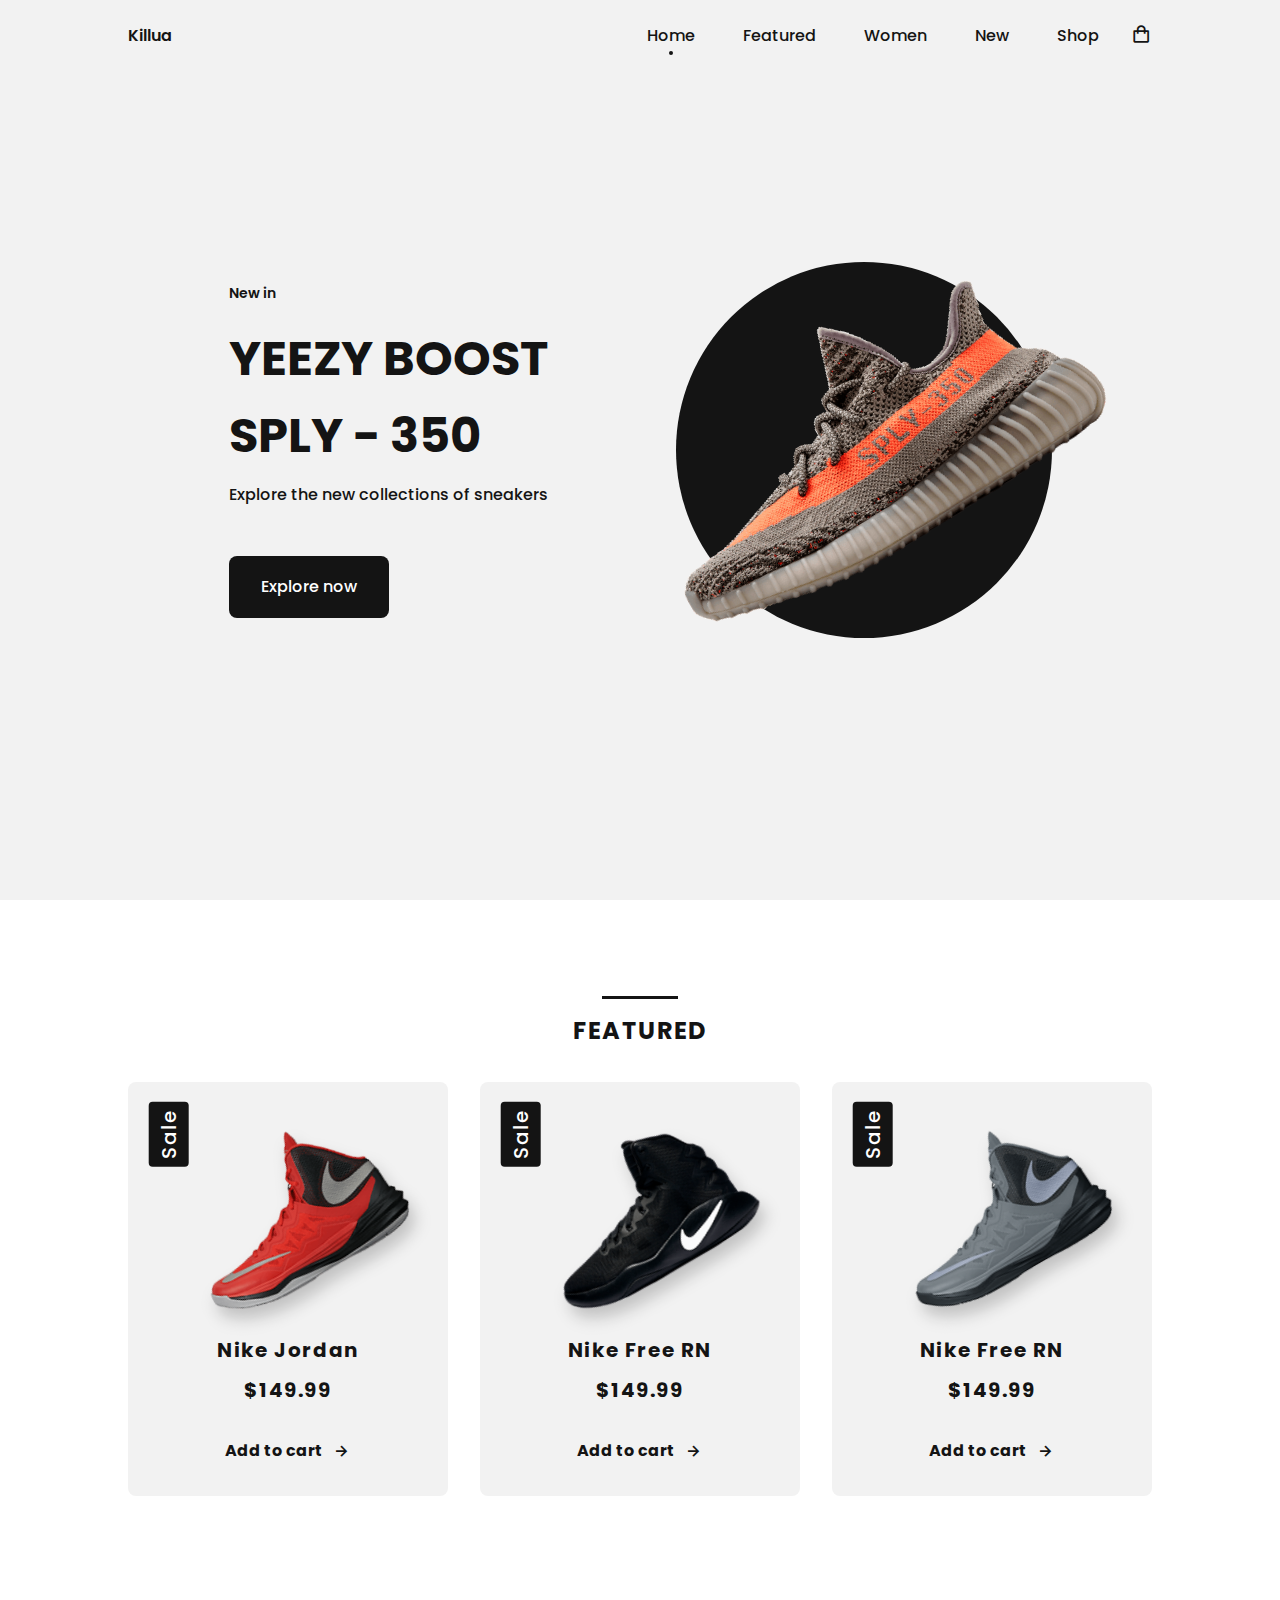
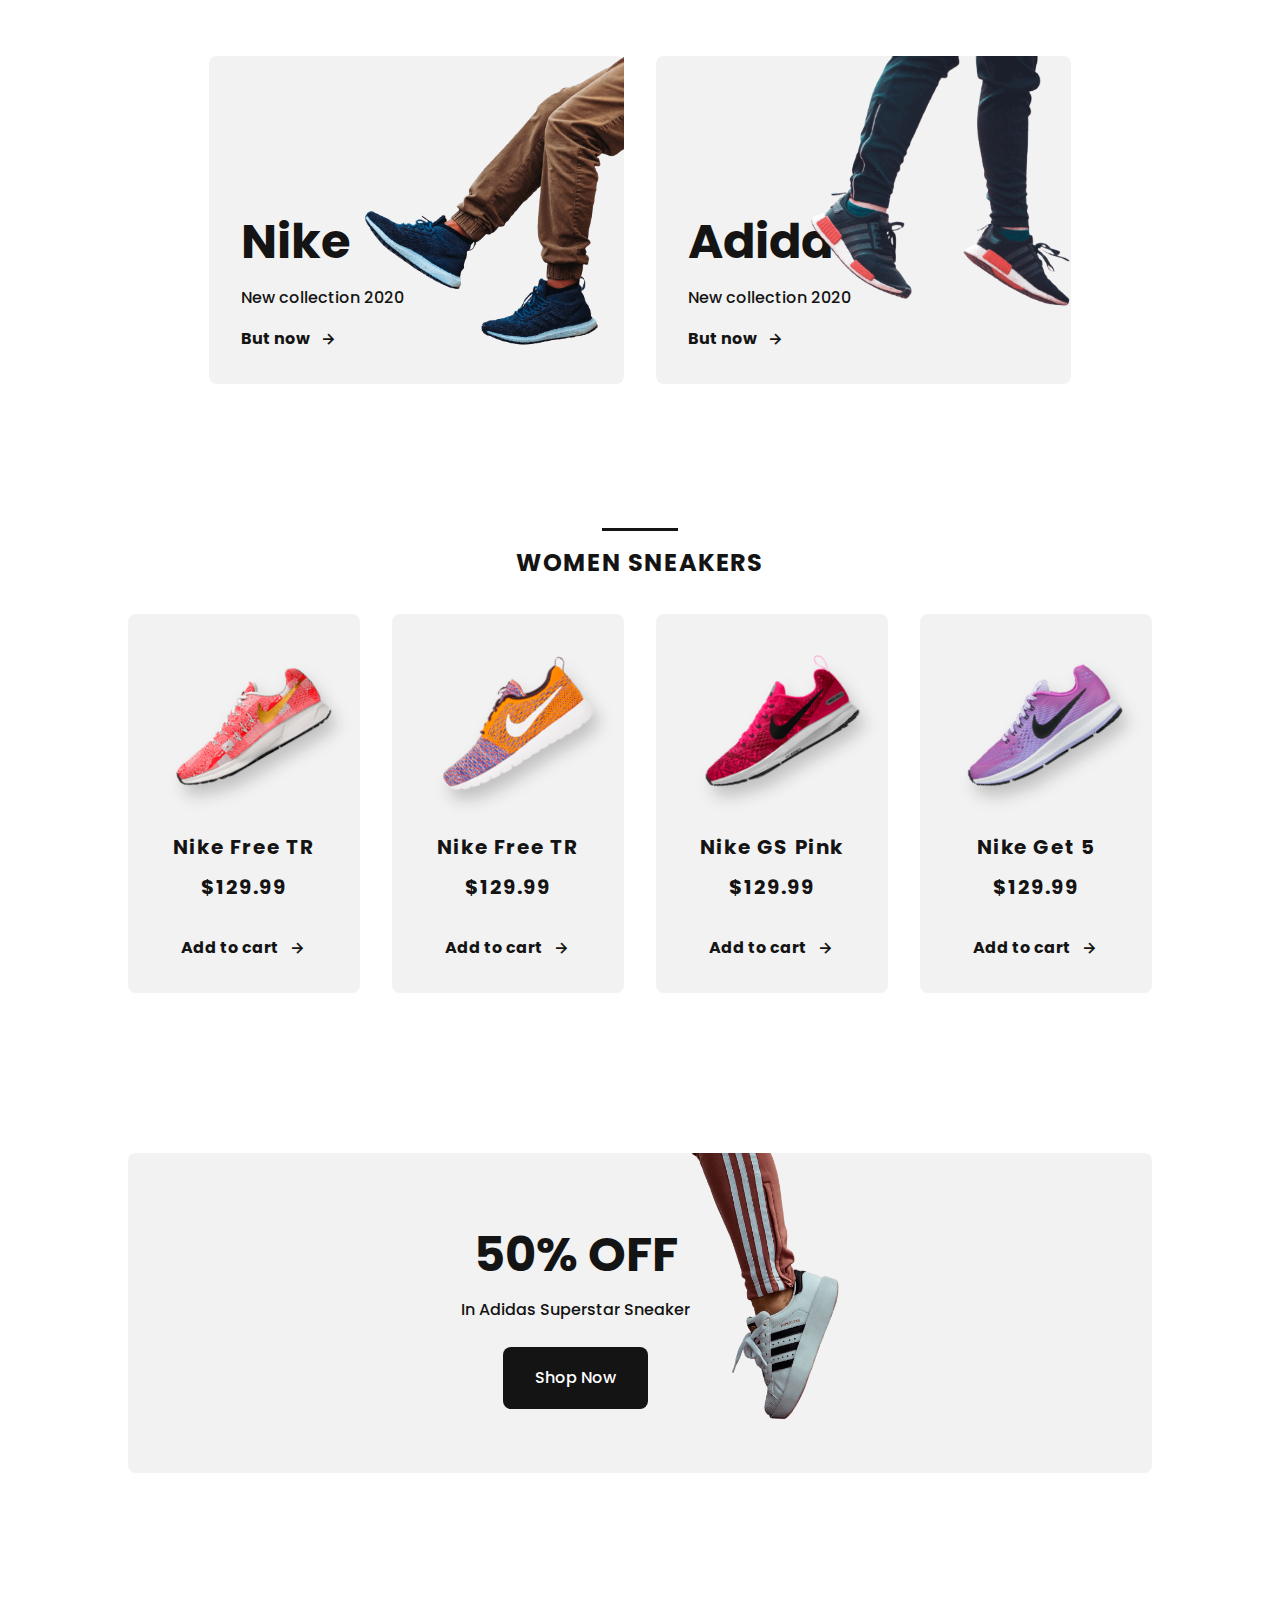
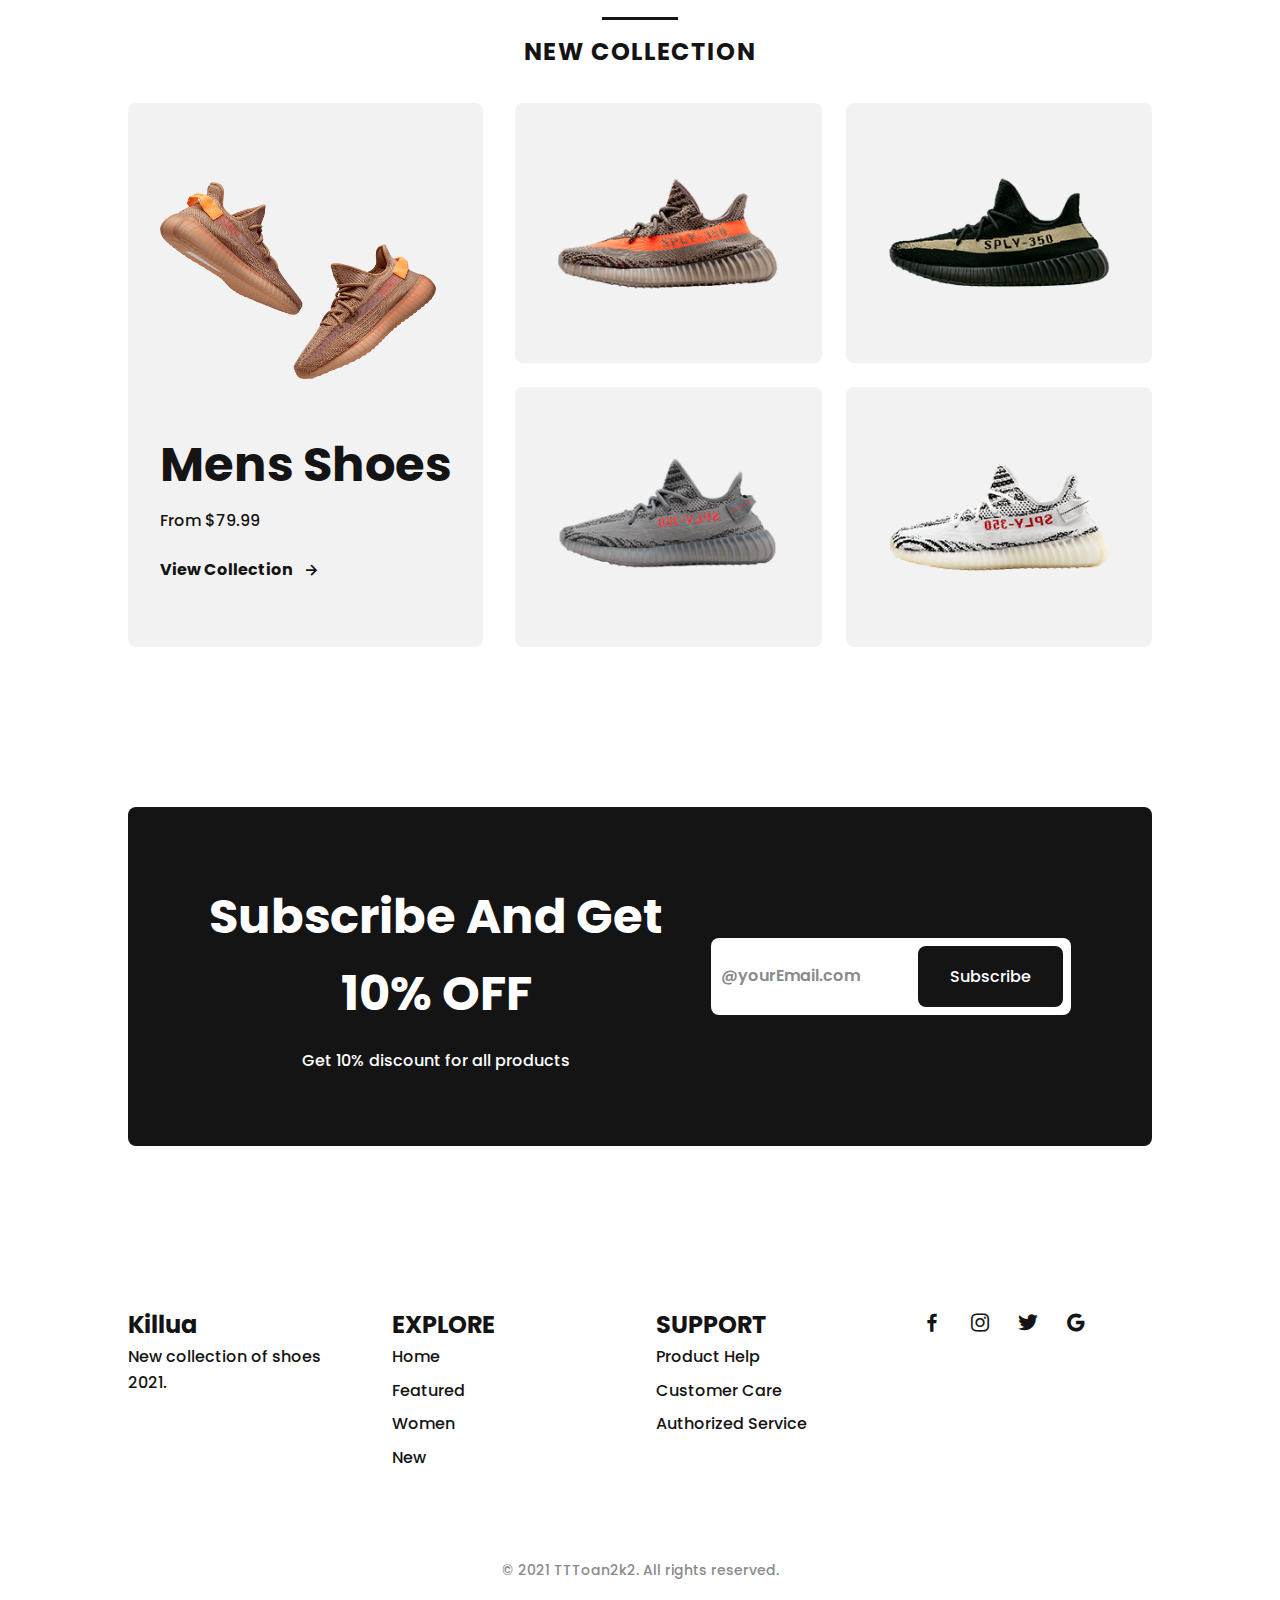
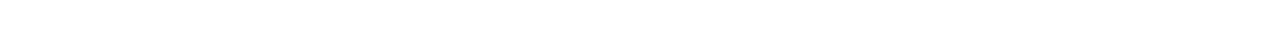
<file: index.html>
<!DOCTYPE html>
<html lang="en">
<head>
    <meta charset="UTF-8">
    <meta http-equiv="X-UA-Compatible" content="IE=edge">
    <meta name="viewport" content="width=device-width, initial-scale=1.0">
    <!-- Css -->
    <link rel="stylesheet" href="./assets/css/style.css">

    <!-- Box icons -->
    <link href='https://unpkg.com/boxicons@2.0.9/css/boxicons.min.css' rel='stylesheet'>

    <title>TTToan-Sneakers</title>
</head>
<body>
    <!-- Header -->
    <header class="l-header" id="header">
        <nav class="nav bd-grid">
            <div class="nav__toggle" id="nav-toggle">
                <i class='bx bxs-grid'></i>
            </div>

            <a href="#" class="nav__logo">Killua</a>

            <div class="nav__menu" id="nav-menu">
                <ul class="nav__list">
                    <li class="nav__item"><a href="#home" class="nav__link active">Home</a></li>
                    <li class="nav__item"><a href="#featured" class="nav__link">Featured</a></li>
                    <li class="nav__item"><a href="#women" class="nav__link">Women</a></li>
                    <li class="nav__item"><a href="#new" class="nav__link">New</a></li>
                    <li class="nav__item"><a href="./shop.html" class="nav__link">Shop</a></li>
                </ul>
            </div>

            <div class="nav__shop">
                <i class='bx bx-shopping-bag' ></i>
            </div>
        </nav>
    </header>

    <!-- Main -->
    <main class="l-main" id="main">
        <!-- Home -->
        <section class="home" id="home">
            <div class="home__container bd-grid">
                <div class="home__sneaker">
                    <div class="home__shape">

                    </div>
                    <img src="./assets/img/imghome.png" alt="" class="home__img">
                </div>

                <div class="home__data">
                    <span class="home__new">New in</span>
                    <h1 class="home__title">YEEZY BOOST <br> SPLY - 350</h1>
                    <p class="home__description">Explore the new collections of sneakers</p>
                    <a href="#" class="button">Explore now</a>
                </div>
                
            </div>
        </section>

        <!-- Featured -->
        <section class="featured section" id="featured">
            <h2 class="section-title">FEATURED</h2>

            <div class="featured__container bd-grid">
                <article class="sneaker">
                    <div class="sneaker__sale">Sale</div>
                    <img src="./assets/img/featured1.png" alt="" class="sneaker__img">
                    <span class="sneaker__name">Nike Jordan</span>
                    <span class="sneaker__price">$149.99</span>
                    <a href="" class="button-light">Add to cart <i class='bx bx-right-arrow-alt button-icon' ></i></a>
                </article>

                <article class="sneaker">
                    <div class="sneaker__sale">Sale</div>
                    <img src="./assets/img/featured2.png" alt="" class="sneaker__img">
                    <span class="sneaker__name">Nike Free RN</span>
                    <span class="sneaker__price">$149.99</span>
                    <a href="" class="button-light">Add to cart <i class='bx bx-right-arrow-alt button-icon' ></i></a>
                </article>

                <article class="sneaker">
                    <div class="sneaker__sale">Sale</div>
                    <img src="./assets/img/featured3.png" alt="" class="sneaker__img">
                    <span class="sneaker__name">Nike Free RN</span>
                    <span class="sneaker__price">$149.99</span>
                    <a href="" class="button-light">Add to cart <i class='bx bx-right-arrow-alt button-icon' ></i></a>
                </article>
            </div>
        </section>

        <!-- Collection -->
        <section class="collection section">
            <div class="collection__container bd-grid">
                <div class="collection__card">
                    <div class="collection__data">
                        <h3 class="collection__name">Nike</h3>
                        <p class="collection__description">New collection 2020</p>
                        <a href="#" class="button-light">But now <i class='bx bx-right-arrow-alt button-icon' ></i></a>
                    </div>

                    <img src="./assets/img/collection1.png" alt="" class="collection__img">
                </div>

                <div class="collection__card">
                    <div class="collection__data">
                        <h3 class="collection__name">Adidas</h3>
                        <p class="collection__description">New collection 2020</p>
                        <a href="#" class="button-light">But now <i class='bx bx-right-arrow-alt button-icon' ></i></a>
                    </div>

                    <img src="./assets/img/collection2.png" alt="" class="collection__img">
                </div>
            </div>
        </section>

        <!-- Women sneaker -->
        <section class="women section" id="women">
            <h2 class="section-title">WOMEN SNEAKERS</h2>

            <div class="women__container bd-grid">
                <article class="sneaker">
                    <img src="./assets/img/women1.png" alt="" class="sneaker__img">
                    <span class="sneaker__name">Nike Free TR</span>
                    <span class="sneaker__price">$129.99</span>
                    <a href="" class="button-light">Add to cart <i class='bx bx-right-arrow-alt button-icon' ></i></a>
                </article>

                <article class="sneaker">
                    <img src="./assets/img/women2.png" alt="" class="sneaker__img">
                    <span class="sneaker__name">Nike Free TR</span>
                    <span class="sneaker__price">$129.99</span>
                    <a href="" class="button-light">Add to cart <i class='bx bx-right-arrow-alt button-icon' ></i></a>
                </article>

                <article class="sneaker">
                    <img src="./assets/img/women3.png" alt="" class="sneaker__img">
                    <span class="sneaker__name">Nike GS Pink</span>
                    <span class="sneaker__price">$129.99</span>
                    <a href="" class="button-light">Add to cart <i class='bx bx-right-arrow-alt button-icon' ></i></a>
                </article>

                <article class="sneaker">
                    <img src="./assets/img/women4.png" alt="" class="sneaker__img">
                    <span class="sneaker__name">Nike Get 5</span>
                    <span class="sneaker__price">$129.99</span>
                    <a href="" class="button-light">Add to cart <i class='bx bx-right-arrow-alt button-icon' ></i></a>
                </article>
            </div>
        </section>

        <!-- Offer -->
        <section class="offer section">
            <div class="offer__container bd-grid">
                <div class="offer__data">
                    <h3 class="offer__title">50% OFF</h3>
                    <p class="offer__description">In Adidas Superstar Sneaker</p>
                    <a href="#" class="button">Shop Now</a>
                </div>

                <img src="./assets/img/offert.png" alt="" class="offer__img">
            </div>
        </section>

        <!-- New Collection -->
        <section class="new section" id="new">
            <h2 class="section-title">NEW COLLECTION</h2>

            <div class="new__container bd-grid">
                <div class="new__mens">
                    <img src="./assets/img/new1.png" alt="" class="new__mens-img">
                    <h3 class="new__title">Mens Shoes</h3>
                    <span class="new__price">From $79.99</span>
                    <a href="#" class="button-light">View Collection <i class='bx bx-right-arrow-alt button-icon' ></i></a>
                </div>

                <div class="new__sneaker">
                    <div class="new__sneaker-card">
                        <img src="./assets/img/new2.png" alt="" class="new__sneaker-img">
                        <div class="new__sneaker-overlay">
                            <a href="#" class="button">Add To Card</a>
                        </div>
                    </div>

                    <div class="new__sneaker-card">
                        <img src="./assets/img/new3.png" alt="" class="new__sneaker-img">
                        <div class="new__sneaker-overlay">
                            <a href="#" class="button">Add To Card</a>
                        </div>
                    </div>

                    <div class="new__sneaker-card">
                        <img src="./assets/img/new4.png" alt="" class="new__sneaker-img">
                        <div class="new__sneaker-overlay">
                            <a href="#" class="button">Add To Card</a>
                        </div>
                    </div>

                    <div class="new__sneaker-card">
                        <img src="./assets/img/new5.png" alt="" class="new__sneaker-img">
                        <div class="new__sneaker-overlay">
                            <a href="#" class="button">Add To Card</a>
                        </div>
                    </div>
                </div>
            </div>
        </section>

        <!-- Newsletter -->
        <section class="newsletter section">
            <div class="newsletter__container bd-grid">
                <div>
                    <h3 class="newsletter__title">Subscribe And Get <br> 10% OFF</h3>
                    <p class="newsletter__description">Get 10% discount for all products</p>
                </div>

                <form action="" class="newsletter__subscribe">
                    <input type="text" placeholder="@yourEmail.com" class="newsletter__input">
                    <a href="#" class="button">Subscribe</a>
                </form>
            </div>
        </section>
    </main>

    <!-- Footer -->
    <footer class="footer section">
        <div class="footer__container bd-grid">
            <div class="footer__box">
                <h3 class="footer__title">Killua</h3>
                <p class="footer__description">New collection of shoes 2021.</p>
            </div>

            <div class="footer__box">
                <h3 class="footer__title">EXPLORE</h3>
                <ul>
                    <li><a href="#home" class="footer__link">Home</a></li>
                    <li><a href="#featured" class="footer__link">Featured</a></li>
                    <li><a href="#women" class="footer__link">Women</a></li>
                    <li><a href="#new" class="footer__link">New</a></li>
                </ul>
            </div>

            <div class="footer__box">
                <h3 class="footer__title">SUPPORT</h3>
                <ul>
                    <li><a href="#" class="footer__link">Product Help</a></li>
                    <li><a href="#" class="footer__link">Customer Care</a></li>
                    <li><a href="#" class="footer__link">Authorized Service</a></li>
                </ul>
            </div>

            <div class="footer__box">
                <a href="#" class="footer__social"><i class="bx bxl-facebook"></i></a>
                <a href="#" class="footer__social"><i class="bx bxl-instagram"></i></a>
                <a href="#" class="footer__social"><i class="bx bxl-twitter"></i></a>
                <a href="#" class="footer__social"><i class="bx bxl-google"></i></a>
            </div>
        </div>

        <p class="footer__copy">&#169; 2021 TTToan2k2. All rights reserved.</p>
    </footer>

    <!-- link js -->
    <script src="./assets/js/script.js"></script>
</body>
</html>
</file>
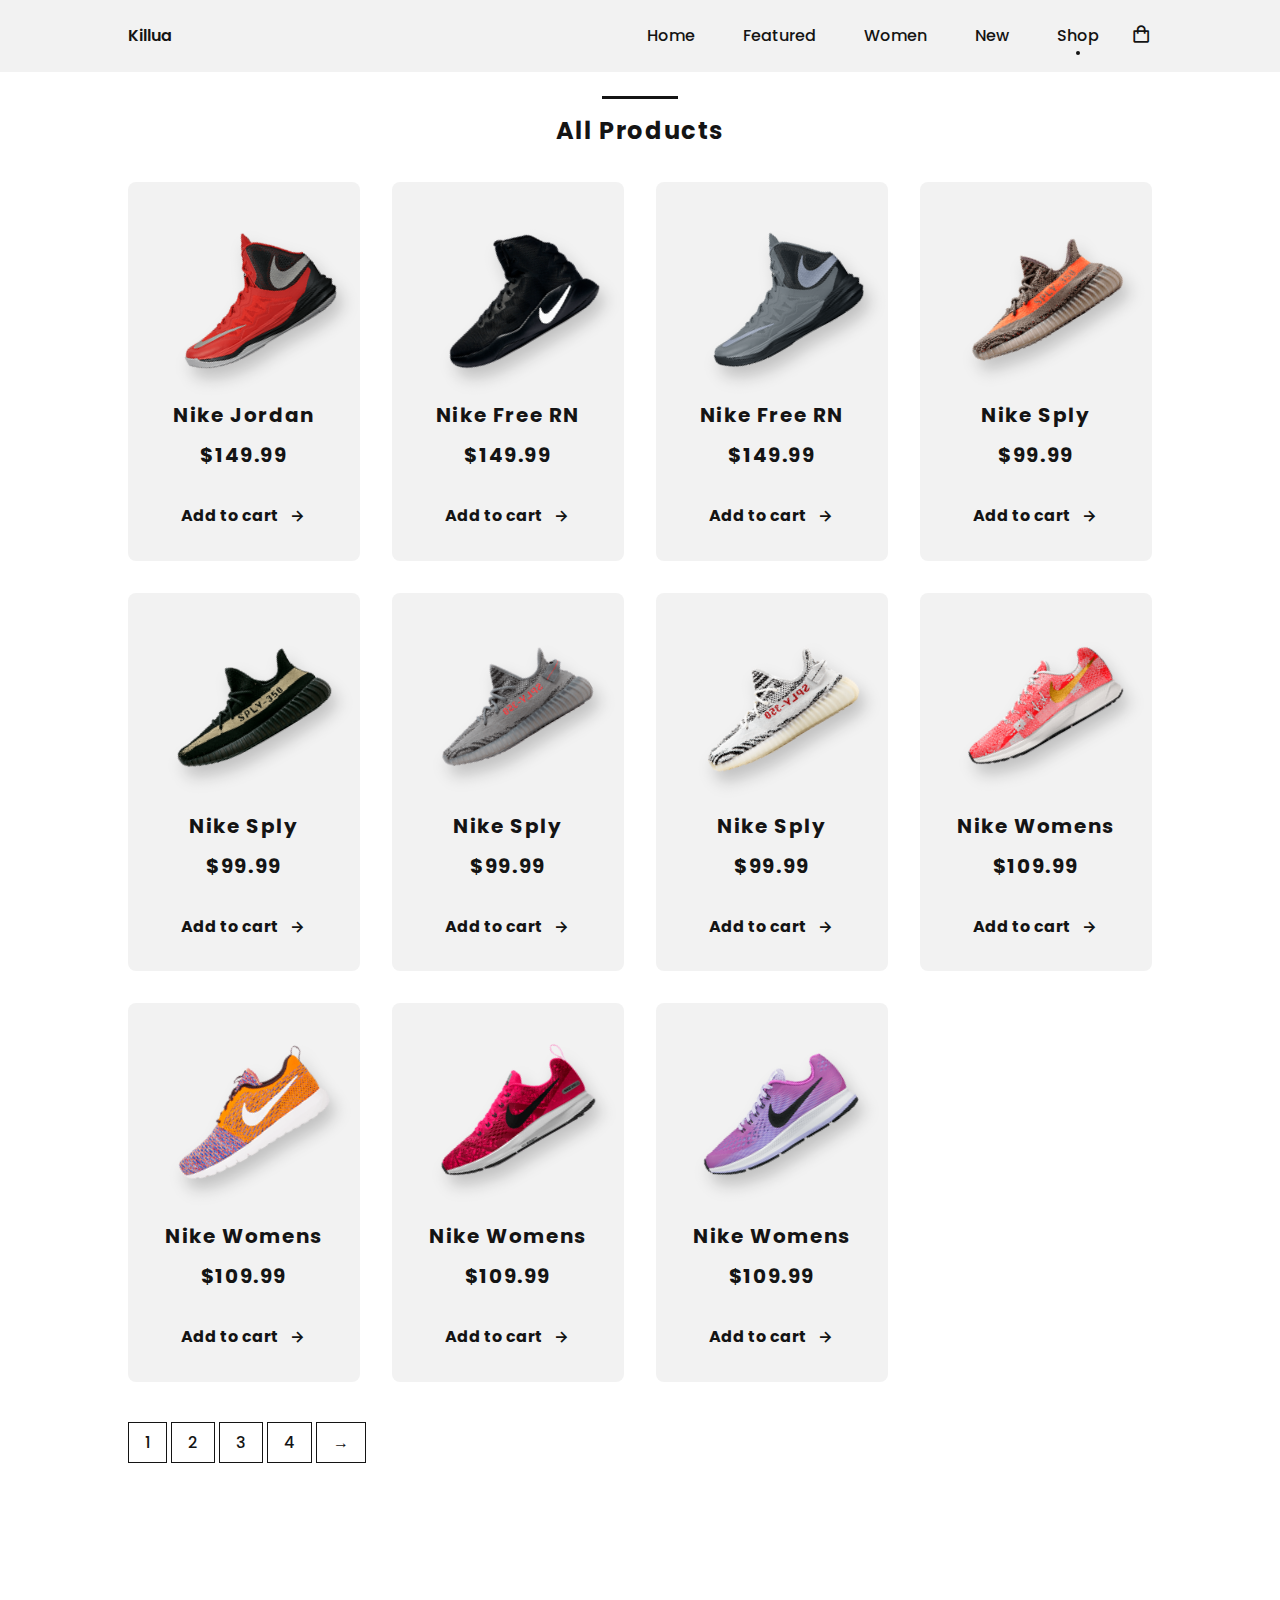
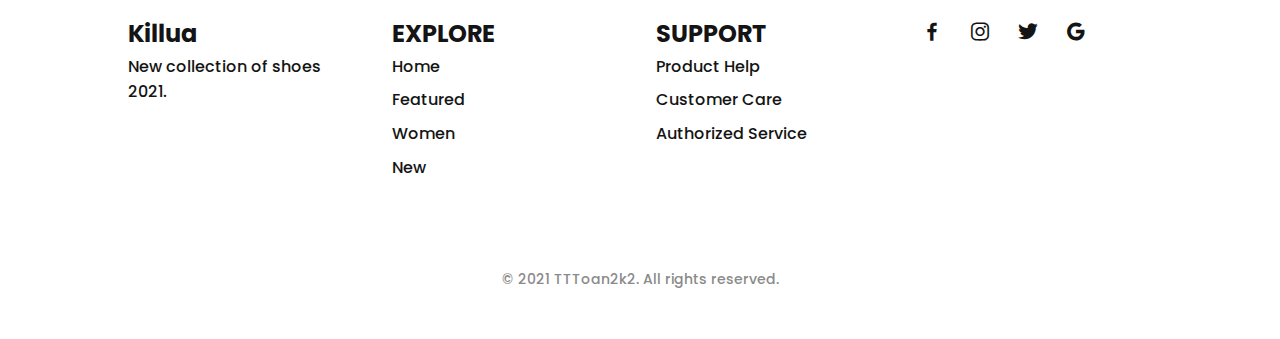
<file: shop.html>
<!DOCTYPE html>
<html lang="en">
<head>
    <meta charset="UTF-8">
    <meta http-equiv="X-UA-Compatible" content="IE=edge">
    <meta name="viewport" content="width=device-width, initial-scale=1.0">

    <!-- Css -->
    <link rel="stylesheet" href="./assets/css/style.css">

    <!-- Box icons -->
    <link href='https://unpkg.com/boxicons@2.0.9/css/boxicons.min.css' rel='stylesheet'>

    <title>TTToan-Sneakers</title>
</head>
    <header class="l-header" id="header">
        <nav class="nav bd-grid">
            <div class="nav__toggle" id="nav-toggle">
                <i class='bx bxs-grid'></i>
            </div>

            <a href="#" class="nav__logo">Killua</a>

            <div class="nav__menu" id="nav-menu">
                <ul class="nav__list">
                    <li class="nav__item"><a href="./index.html" class="nav__link">Home</a></li>
                    <li class="nav__item"><a href="./index.html#featured" class="nav__link">Featured</a></li>
                    <li class="nav__item"><a href="./index.html#women" class="nav__link">Women</a></li>
                    <li class="nav__item"><a href="./index.html#new" class="nav__link">New</a></li>
                    <li class="nav__item"><a href="#shop" class="nav__link active">Shop</a></li>
                </ul>
            </div>

            <div class="nav__shop">
                <i class='bx bx-shopping-bag' ></i>
            </div>
        </nav>
    </header>

    <main class="l-main">
        <!-- All Products -->
        <section class="featured section" id="shop">
            <h2 class="section-title">All Products</h2>

            <div class="featured__container bd-grid">
                <article class="sneaker">
                    <img src="./assets/img/featured1.png" alt="" class="sneaker__img">
                    <span class="sneaker__name">Nike Jordan</span>
                    <span class="sneaker__price">$149.99</span>
                    <a href="" class="button-light">Add to cart <i class='bx bx-right-arrow-alt button-icon' ></i></a>
                </article>

                <article class="sneaker">
                    <img src="./assets/img/featured2.png" alt="" class="sneaker__img">
                    <span class="sneaker__name">Nike Free RN</span>
                    <span class="sneaker__price">$149.99</span>
                    <a href="" class="button-light">Add to cart <i class='bx bx-right-arrow-alt button-icon' ></i></a>
                </article>

                <article class="sneaker">
                    <img src="./assets/img/featured3.png" alt="" class="sneaker__img">
                    <span class="sneaker__name">Nike Free RN</span>
                    <span class="sneaker__price">$149.99</span>
                    <a href="" class="button-light">Add to cart <i class='bx bx-right-arrow-alt button-icon' ></i></a>
                </article>

                <article class="sneaker">
                    <img src="./assets/img/new2.png" alt="" class="sneaker__img">
                    <span class="sneaker__name">Nike Sply</span>
                    <span class="sneaker__price">$99.99</span>
                    <a href="" class="button-light">Add to cart <i class='bx bx-right-arrow-alt button-icon' ></i></a>
                </article>

                <article class="sneaker">
                    <img src="./assets/img/new3.png" alt="" class="sneaker__img">
                    <span class="sneaker__name">Nike Sply</span>
                    <span class="sneaker__price">$99.99</span>
                    <a href="" class="button-light">Add to cart <i class='bx bx-right-arrow-alt button-icon' ></i></a>
                </article>

                <article class="sneaker">
                    <img src="./assets/img/new4.png" alt="" class="sneaker__img">
                    <span class="sneaker__name">Nike Sply</span>
                    <span class="sneaker__price">$99.99</span>
                    <a href="" class="button-light">Add to cart <i class='bx bx-right-arrow-alt button-icon' ></i></a>
                </article>

                <article class="sneaker">
                    <img src="./assets/img/new5.png" alt="" class="sneaker__img">
                    <span class="sneaker__name">Nike Sply</span>
                    <span class="sneaker__price">$99.99</span>
                    <a href="" class="button-light">Add to cart <i class='bx bx-right-arrow-alt button-icon' ></i></a>
                </article>

                <article class="sneaker">
                    <img src="./assets/img/women1.png" alt="" class="sneaker__img">
                    <span class="sneaker__name">Nike Womens</span>
                    <span class="sneaker__price">$109.99</span>
                    <a href="" class="button-light">Add to cart <i class='bx bx-right-arrow-alt button-icon' ></i></a>
                </article>

                <article class="sneaker">
                    <img src="./assets/img/women2.png" alt="" class="sneaker__img">
                    <span class="sneaker__name">Nike Womens</span>
                    <span class="sneaker__price">$109.99</span>
                    <a href="" class="button-light">Add to cart <i class='bx bx-right-arrow-alt button-icon' ></i></a>
                </article>

                <article class="sneaker">
                    <img src="./assets/img/women3.png" alt="" class="sneaker__img">
                    <span class="sneaker__name">Nike Womens</span>
                    <span class="sneaker__price">$109.99</span>
                    <a href="" class="button-light">Add to cart <i class='bx bx-right-arrow-alt button-icon' ></i></a>
                </article>

                <article class="sneaker">
                    <img src="./assets/img/women4.png" alt="" class="sneaker__img">
                    <span class="sneaker__name">Nike Womens</span>
                    <span class="sneaker__price">$109.99</span>
                    <a href="" class="button-light">Add to cart <i class='bx bx-right-arrow-alt button-icon' ></i></a>
                </article>
            </div>

            <div class="sneaker__pages bd-grid">
                <div>
                    <span class="sneaker__pag">1</span>
                    <span class="sneaker__pag">2</span>
                    <span class="sneaker__pag">3</span>
                    <span class="sneaker__pag">4</span>
                    <span class="sneaker__pag">&#8594;</span>
                </div>
            </div>
        </section>
    </main>

    <!-- Footer -->
    <footer class="footer section">
        <div class="footer__container bd-grid">
            <div class="footer__box">
                <h3 class="footer__title">Killua</h3>
                <p class="footer__description">New collection of shoes 2021.</p>
            </div>

            <div class="footer__box">
                <h3 class="footer__title">EXPLORE</h3>
                <ul>
                    <li><a href="#home" class="footer__link">Home</a></li>
                    <li><a href="#featured" class="footer__link">Featured</a></li>
                    <li><a href="#women" class="footer__link">Women</a></li>
                    <li><a href="#new" class="footer__link">New</a></li>
                </ul>
            </div>

            <div class="footer__box">
                <h3 class="footer__title">SUPPORT</h3>
                <ul>
                    <li><a href="#" class="footer__link">Product Help</a></li>
                    <li><a href="#" class="footer__link">Customer Care</a></li>
                    <li><a href="#" class="footer__link">Authorized Service</a></li>
                </ul>
            </div>

            <div class="footer__box">
                <a href="#" class="footer__social"><i class="bx bxl-facebook"></i></a>
                <a href="#" class="footer__social"><i class="bx bxl-instagram"></i></a>
                <a href="#" class="footer__social"><i class="bx bxl-twitter"></i></a>
                <a href="#" class="footer__social"><i class="bx bxl-google"></i></a>
            </div>
        </div>

        <p class="footer__copy">&#169; 2021 TTToan2k2. All rights reserved.</p>
    </footer>

    <!-- Main Js -->
    <script src="./assets/js/script.js"></script>

<body>
    
</body>
</html>
</file>
<file: assets/css/style.css>
/* Google font */
@import url('https://fonts.googleapis.com/css2?family=Open+Sans:wght@400;600&family=Poppins:wght@400;500;600;700&display=swap');

/* Variables css */
:root {
    --header-height: 3rem;

    /* Font weight */
    --font-medium: 500;
    --font-semi-bold: 600;
    --font-bold: 700;

    /* Color */
    --dark-color: #141414;
    --dark-color-light: #8A8A8A;
    --dark-color-lighten: #F2F2F2;
    --white-color: #FFF;
    
    /* Font and type */
    --body-font: 'Poppins', sans-serif;
    --big-font-size: 1.25rem;
    --bigger-font-size: 1.5rem;
    --biggest-font-size: 2rem;
    --h2-font-size: 1.25rem;
    --normal-font-size: 0.938rem;
    --smaller-font-size: 0.813rem;

    /* margin */
    --mb-1: 0.5rem;
    --mb-2: 1rem;
    --mb-3: 1.5rem;
    --mb-4: 2rem;
    --mb-5: 2.5rem;
    --mb-6: 3rem;

    /* z-index */
    --z-fixed: 100;

    /* Rotate img */
    --rotate-img: rotate(-30deg);
}

@media screen and (min-width: 768px) {
    :root {
        --big-font-size: 1.5rem;
        --bigger-font-size: 2rem;
        --biggest-font-size: 3rem;
        --normal-font-size: 1rem;
        --smaller-font-size: 0.875rem;
    }
}

/* Base */
*, ::before, ::after {
    box-sizing: border-box;
}

html {
    scroll-behavior: smooth;
}

body {
    margin: var(--header-height) 0 0 0;
    font-family: var(--body-font);
    font-size: var(--normal-font-size);
    font-weight: var(--font-medium);
    color: var(--dark-color);
    line-height: 1.6;
}

h1, h2, h3, p, ul {
    margin: 0;
}

ul {
    padding: 0;
    list-style: none;
}

a {
    text-decoration: none;
    color: var(--dark-color);
}

img {
    max-width: 100%;
    height: auto;
    display: block;
}

/* Class css */
.section {
    padding: 5rem 0 2rem;
}

.section-title {
    position: relative;
    font-size: var(--big-font-size);
    margin-bottom: var(--mb-4);
    text-align: center;
    letter-spacing: .1rem;
}

.section-title::after {
    content: '';
    position: absolute;
    width: 56px;
    height: 0.18rem;
    top: -1rem;
    left: 0;
    right: 0;
    margin: auto;
    background-color: var(--dark-color);
}

/* Layout */
.bd-grid {
    max-width: 1024px;
    display: grid;
    grid-template-columns: 100%;
    column-gap: 2rem;
    width: calc(100% - 2rem);
    margin-left: var(--mb-2);
    margin-right: var(--mb-2);
}

.l-header {
    width: 100%;
    position: fixed;
    top: 0;
    left: 0;
    z-index: var(--z-fixed);
    background-color: var(--dark-color-lighten);
}

/* Nav */
.nav {
    height: var(--header-height);
    display: flex;
    justify-content: space-between;
    align-items: center;
}

@media screen and (max-width: 768px) {
    .nav__menu {
        position: fixed;
        top: var(--header-height);
        left: -100%;
        width: 70%;
        height: 100vh;
        padding: 2rem;
        background-color: var(--white-color);
        transition: 0.5s;
    }
}

.nav__item {
    margin-bottom: var(--mb-4);
}

.nav__logo {
    font-weight: var(--font-semi-bold);
}

.nav__toggle, .nav__shop {
    font-size: 1.3rem;
    cursor: pointer;
}

.nav__link:hover, .nav__shop:hover {
    color: var(--dark-color-light)
}

/* Show menu */
.show {
    left: 0;
}

/* Active Link */
.active {
    position: relative;
}

.active::before {
    content: "";
    position: absolute;
    bottom: -0.5rem;
    left: 45%;
    width: 4px;
    height: 4px;
    background-color: var(--dark-color);
    border-radius: 50%;
}

/* Change color header */
.scroll-header {
    background-color: var(--white-color);
    box-shadow: 0 2px 4px rgba(0, 0, 0, 0.1);
}

/* Home */
.home {
    background-color: var(--dark-color-lighten);
    overflow: hidden;
}

.home__container {
    height: calc(100vh - var(--header-height));
}

.home__sneaker {
    position: relative;
    display: flex;
    justify-content: center;
    align-self: center;
}

.home__shape {
    width: 220px;
    height: 220px;
    background-color: var(--dark-color);
    border-radius: 50%;
}

.home__img {
    position: absolute;
    top: 1.5rem;
    max-width: initial;
    width: 275px;
    transform: var(--rotate-img);
}

.home__new {
    display: block;
    font-size: var(--smaller-font-size);
    font-weight: var(--font-semi-bold);
    margin-bottom: var(--mb-2);
}

.home__title {
    font-size: var(--biggest-font-size);
    margin-bottom: var(--mb-1);
}

.home__description {
    margin-bottom: var(--mb-6);
}

/* Button */
.button {
    display: inline-block;
    background-color: var(--dark-color);
    color: var(--white-color);
    font-weight: var(--font-medium);
    padding: 1.125rem 2rem;
    border-radius: 0.5rem;
    transition: 0.3s;
}

.button:hover {
    transform: translateY(-0.25rem);
}

.button-light {
    display: inline-flex;
    color: var(--dark-color);
    font-weight: var(--font-bold);
    align-items: center;
}

.button-icon {
    font-size: 1.25rem;
    margin-left: var(--mb-1);
    transition: 0.3s;
}

.button-light:hover .button-icon {
    transform: translateX(0.25rem);
}

/* Featured */
.featured__container {
    row-gap: 2rem;
    grid-template-columns: repeat(auto-fit, minmax(220px, 1fr));
}

.sneaker {
    position: relative;
    display: flex;
    flex-direction: column;
    align-items: center;
    padding: 2rem;
    background-color: var(--dark-color-lighten);
    border-radius: 0.5rem;
    transition: 0.3s;
}

.sneaker__sale {
    position: absolute;
    left: 0.5rem;
    background-color: var(--dark-color);
    color: var(--white-color);
    padding: 0.25rem 0.5rem;
    font-size: var(--h2-font-size);
    border-radius: 0.25rem;
    transform: rotate(-90deg);
    letter-spacing: 0.1rem;
}


.sneaker__img {
    width: 220px;
    margin-top: var(--mb-3);
    margin-bottom: var(--mb-6);
    transform: var(--rotate-img);
    filter: drop-shadow(0 12px 8px rgba(0,0,0, 0.2));
}

.sneaker__name, .sneaker__price {
    font-size: var(--h2-font-size);
    font-weight: var(--font-bold);
    letter-spacing: 0.1rem;
}

.sneaker__name {
    margin-bottom: var(--mb-1);
}

.sneaker__price {
    margin-bottom: var(--mb-4);
}

.sneaker:hover {
    transform: translateY(-0.5rem);
}

.sneaker__pages {
    margin-top: var(--mb-6);
}

.sneaker__pag {
    padding: 0.5rem 1rem;
    border: 1px solid var(--dark-color);
}

.sneaker__pag:hover {
    background-color: var(--dark-color);
    color: var(--white-color);
}

/* Collection */
.collection__container {
    row-gap: 2rem;
    justify-content: center;
}


.collection__card {
    position: relative;
    display: flex;
    height: 328px;
    background-color: var(--dark-color-lighten);
    padding: 2rem;
    border-radius: 0.5rem;
    transition: 0.3s;
}

.collection__data {
    align-self: flex-end;
}

.collection__img {
    position: absolute;
    top: 0;
    right: 0;
    width: 230px;
}

.collection__name {
    font-size: var(--biggest-font-size);
    margin-bottom: 0.25rem;
}

.collection__description {
    margin-bottom: var(--mb-2);
}

.collection__card:hover {
    transform: translateY(-.5rem)
}

/* Women Sneaker */
.women__container {
    row-gap: 2rem;
    grid-template-columns: repeat(auto-fit, minmax(220px, 1fr));
}

/* Offer */
.offer__container {
    grid-template-columns: 55% 45%;
    column-gap: 0;
    background-color: var(--dark-color-lighten);
    border-radius: 0.5rem;
    justify-content: center;
}

.offer__data {
    padding: 4rem 0 4rem 1.5rem;
}

.offer__title {
    font-size: var(--biggest-font-size);
    margin-bottom: 0.25rem;
}

.offer__description {
    margin-bottom: var(--mb-3);
}

.offer__img {
    width: 153px;
}

/* New collection */
.new__container {
    row-gap: 2rem;
}

.new__mens {
    display: flex;
    flex-direction: column;
    justify-content: center;
    background-color: var(--dark-color-lighten);
    border-radius: 0.5rem;
    padding: 2rem;
}

.new__mens-img {
    width: 276px;
    margin-bottom: var(--mb-3);
}

.new__title {
    font-size: var(--biggest-font-size);
    margin-bottom: 0.25rem;
}

.new__price {
    display: block;
    margin-bottom: var(--mb-3);
}

.new__sneaker {
    display: grid;
    gap: 1.5rem;
    grid-template-columns: repeat(auto-fit, minmax(220px, 1fr));
}

.new__sneaker-card {
    position: relative;
    padding: 3.5rem 1.5rem;
    background-color: var(--dark-color-lighten);
    border-radius: 0.5rem;
    overflow: hidden;
    display: flex;
    justify-content: center;
}

.new__sneaker-img {
    width: 220px;
}

.new__sneaker-overlay {
    position: absolute;
    left: 0;
    bottom: -100%;
    width: 100%;
    height: 100%;
    display: flex;
    justify-content: center;
    align-items: center;
    background-color: rgba(138, 138, 138, 0.3);
    transition: 0.3s;   
}

.new__sneaker-card:hover .new__sneaker-overlay {
    bottom: 0;
}

/* Newsletter */
.newsletter__container {
    background-color: var(--dark-color);
    color: var(--white-color);
    padding: 2rem 0.5rem;
    border-radius: 0.5rem;
    text-align: center;
}

.newsletter__title {
    font-size: var(--biggest-font-size);
    margin-bottom: var(--mb-2);
}

.newsletter__description {
    margin-bottom: var(--mb-5);
}

.newsletter__subscribe {
    display: flex;
    column-gap: 0.5rem;
    background-color: var(--white-color);
    padding: 0.5rem;
    border-radius: 0.5rem;
}

.newsletter__input {
    outline: none;
    border: none;
    width: 90%;
    font-size: var(--normal-font-size);
}

.newsletter__input::placeholder {
    color: var(--dark-color-light);
    font-family: var(--body-font);
    font-size: var(--normal-font-size);
    font-weight: var(--font-semi-bold);
}

/* Footer */
.footer__container {
    grid-template-columns: repeat(auto-fit, minmax(220px, 1fr));
}

.footer__box {
    margin-bottom: var(--mb-4);
}

.footer__title {
    font-size: var(--big-font-size);
}

.footer__link {
    display: block;
    width: max-content;
    margin-bottom: var(--mb-1);
}

.footer__social {
    font-size: 1.5rem;
    margin-right: 1.25rem;
}

.footer__link:hover, .footer__social:hover {
    color: var(--dark-color-light)
}

.footer__copy {
    padding-top: 3rem;
    font-size: var(--smaller-font-size);
    color: var(--dark-color-light);
    text-align: center;
}

/* Media queries */
@media screen and (min-width: 576px) {
    .collection__container {
        grid-template-columns: 415px;
    }
    .collection__img {
        width: 260px;
    }

    .offer__container {
        grid-template-columns: max-content max-content;
    }
    .offer__data {
        text-align: center;
    }

    .new__mens {
        align-items: center;
    }
}

@media screen and (min-width: 768px) {
    body {
        margin: 0;
    }

    .section {
        padding: 7rem 0 3rem;
    }

    .section-title::after {
        width: 76px;
    }

    .nav {
        height: calc(var(--header-height) + 1.5rem);
    }
    .nav__menu {
        margin-left: auto;
    }
    .nav__list {
        display: flex;
    }
    .nav__item {
        margin-left: var(--mb-6);
        margin-bottom: 0;
    }
    .nav__toggle {
        display: none;
    }

    .home__container {
        height: 100vh;
        grid-template-columns: max-content max-content;
        justify-content: center;
        align-items: center;
    }
    .home__sneaker {
        order: 1;
    }
    .home__shape {
        width: 376px;
        height: 376px;
    }
    .home__img {
        width: 470px;
        top: 3.5rem;
        right: 0;
        left: -3rem;
    }
    
    .newsletter__container {
        grid-template-columns: max-content max-content;
        justify-content: center;
        align-items: center;
        padding: 4.5rem 2rem;
        column-gap: 3rem;
    }
    .newsletter__description {
        margin-bottom: 0;
    }
    .newsletter__subscribe {
        width: 360px;
        height: max-content;
    }
}

@media screen and (min-width: 1024px){
    .bd-grid {
        margin-left: auto;
        margin-right: auto;
    }

    .home__container {
        column-gap: 8rem;
    }

    .collection__container {
        grid-template-columns: repeat(2, 415px);
    }

    .new__container {
        grid-template-columns: max-content 1fr;
    }
    .new__mens {
        align-items: initial;
        justify-content: flex-end;
        padding: 4rem 2rem;
    }
    .new__mens-img {
        margin-bottom: var(--mb-6);
    }
}
</file>
